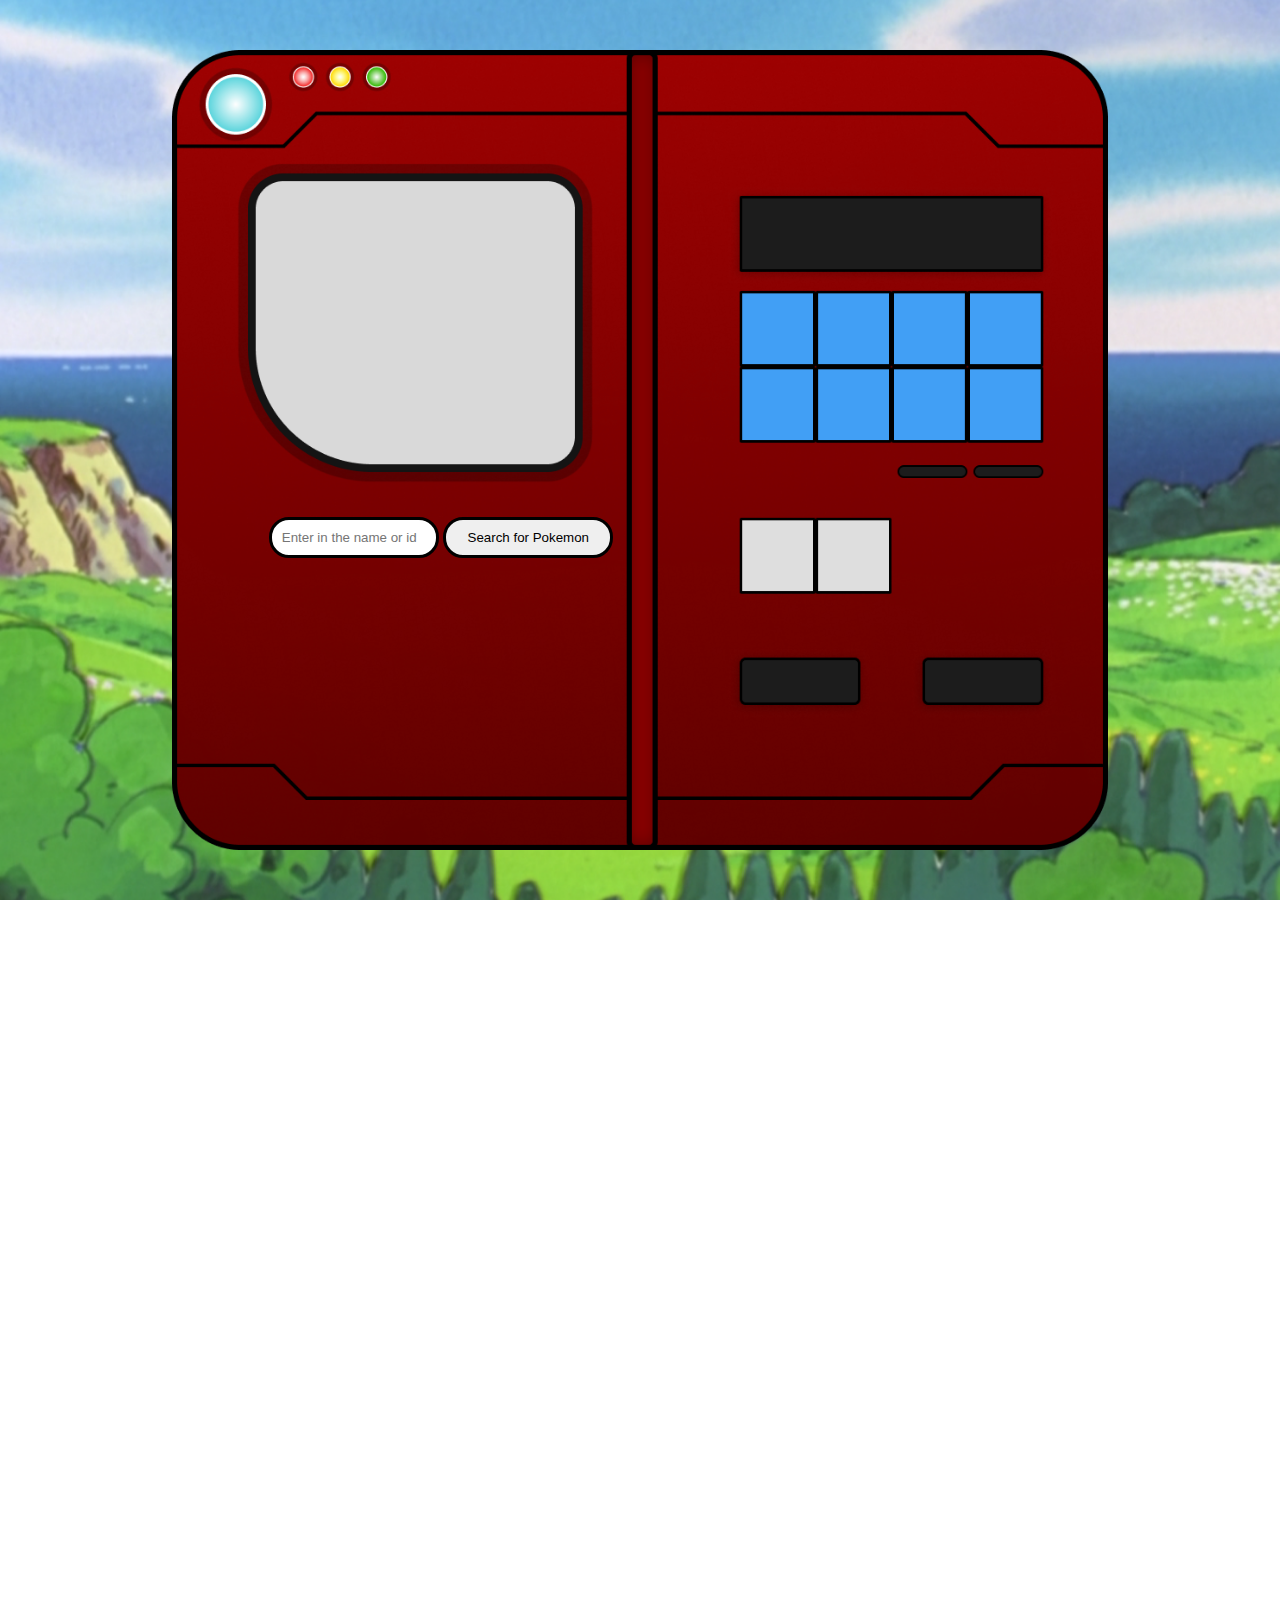
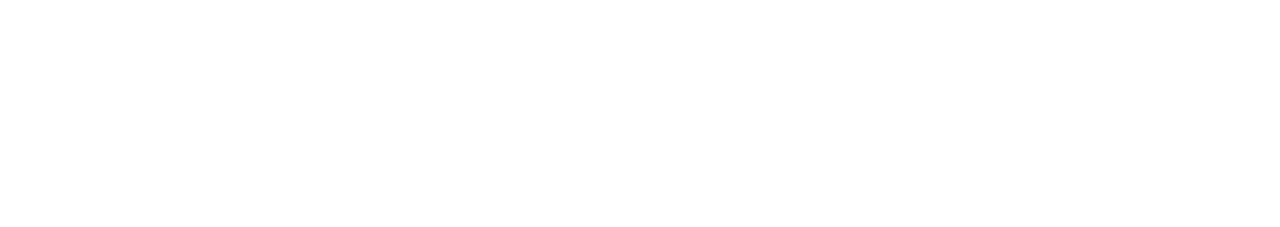
<file: index.html>
<!DOCTYPE html>
<html lang="en">
  <head>
    <meta charset="UTF-8" />
    <meta http-equiv="X-UA-Compatible" content="IE=edge" />
    <meta name="viewport" content="width=device-width, initial-scale=1.0" />
    <title>Pokedex by Brandon Haupt</title>

    <link rel="stylesheet" href="./css/pokedex.css" />

    <script src="./js/pokedex.js" defer></script>

    <!-- jQuery -->
    <script
      src="https://code.jquery.com/jquery-3.6.1.js"
      integrity="sha256-3zlB5s2uwoUzrXK3BT7AX3FyvojsraNFxCc2vC/7pNI="
      crossorigin="anonymous"
    ></script>
  </head>
  <body>
    <main class="container"></main>
    <div id="pokedex">
      <img class="pokedex-large" src="./img/Pokedex-img.png" alt="A custom made pokedex large" />
      <img class="pokedex-small" src="./img/Pokedex-mobile.png" alt="A custom made pokedex small" />

      <!-- <div id="arrows">
        <img class="arrowUp" src="./img/ArrowUp.png" alt="Custom arrow png for pokedex" />
        <img class="arrowDown" src="./img/ArrowDown.png" alt="Custom arrow png for pokedex" />
      </div> -->
    </div>
    <form>
      <input
        id="textField"
        type="text"
        placeholder="Enter in the name or id"
      />
      <input id="submit" type="submit" value="Search for Pokemon" />
    </form>

    
  </body>
</html>
</file>
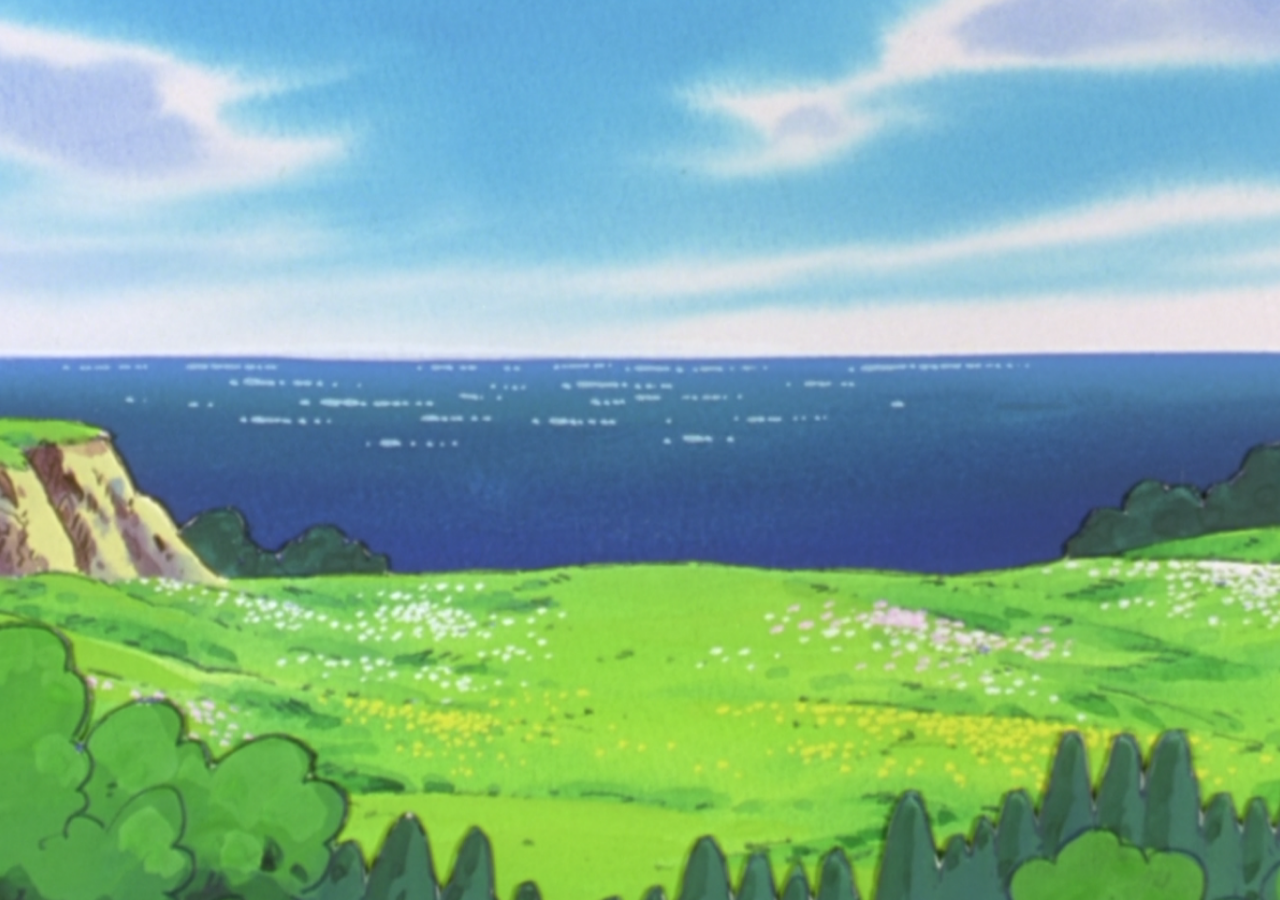
<file: pokedex.html>
<!DOCTYPE html>
<html lang="en">
<head>
    <meta charset="UTF-8">
    <meta http-equiv="X-UA-Compatible" content="IE=edge">
    <meta name="viewport" content="width=device-width, initial-scale=1.0">
    <title>Pokedex by Brandon Haupt</title>

    <link rel="stylesheet" href="./css/pokedex.css">

    <script src="./js/pokedex.js" defer></script>

    <!-- jQuery -->
    <script src="https://code.jquery.com/jquery-3.6.1.js" integrity="sha256-3zlB5s2uwoUzrXK3BT7AX3FyvojsraNFxCc2vC/7pNI=" crossorigin="anonymous"></script>
</head>
<body>
    <main class="container">
        <div id="pokedex"></div>
    </main>
</body>
</html>
</file>
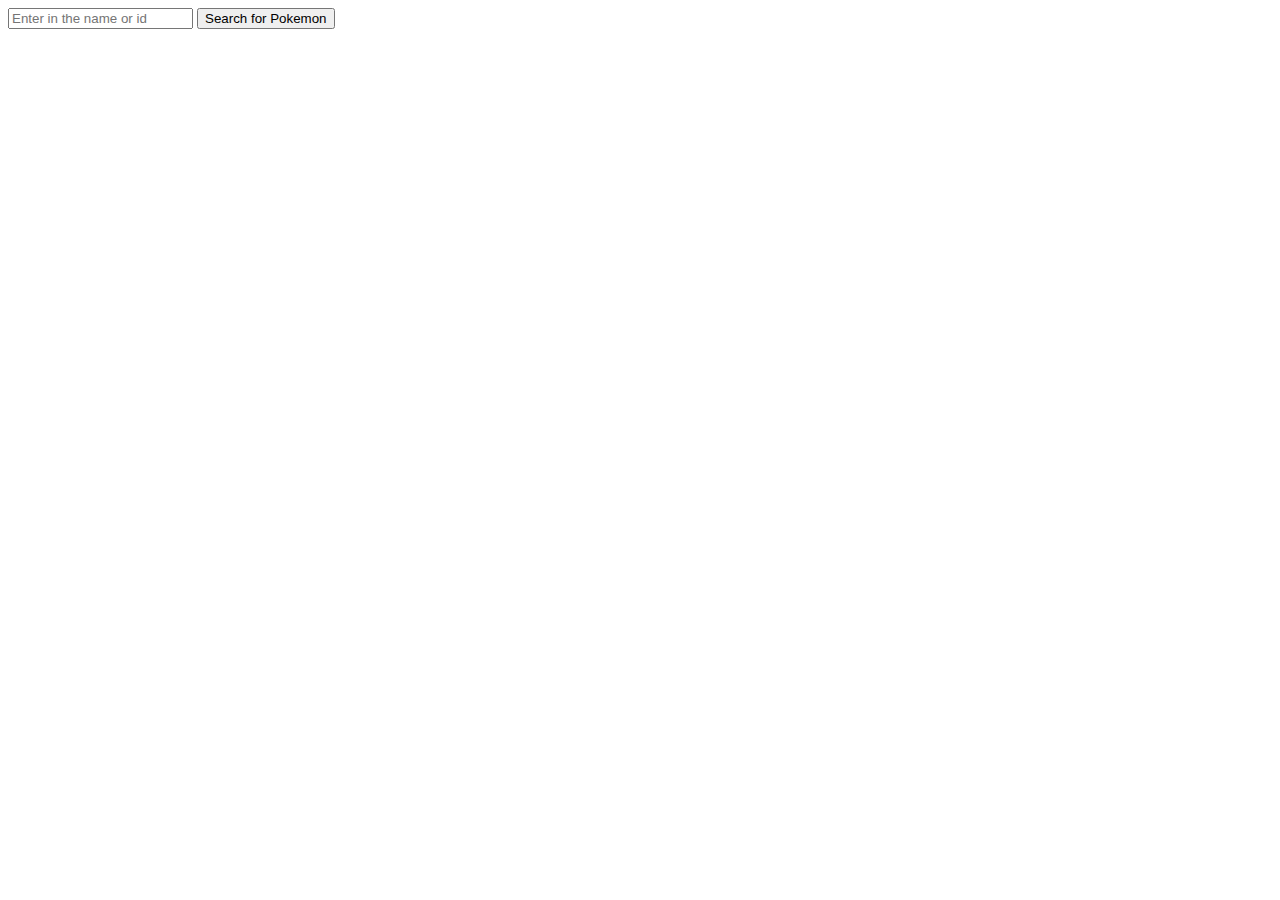
<file: test.html>
<!DOCTYPE html>
<html lang="en">
  <head>
    <meta charset="UTF-8" />
    <meta http-equiv="X-UA-Compatible" content="IE=edge" />
    <meta name="viewport" content="width=device-width, initial-scale=1.0" />
    <title>Pokedex by Brandon Haupt</title>

    <!-- <link rel="stylesheet" href="./css/pokedex.css" /> -->

    <!-- <script src="./js/pokedex.js" defer></script> -->
    <script src="./js/testing.js" defer></script>

    <!-- jQuery -->
    <script
      src="https://code.jquery.com/jquery-3.6.1.js"
      integrity="sha256-3zlB5s2uwoUzrXK3BT7AX3FyvojsraNFxCc2vC/7pNI="
      crossorigin="anonymous"
    ></script>
  </head>
  <body>
    <main class="container"></main>
    <div id="pokedex">
      <!-- <img class="pokedex-large" src="./img/Pokedex-img.png" alt="A custom made pokedex large" />
      <img class="pokedex-small" src="./img/Pokedex-mobile.png" alt="A custom made pokedex small" /> -->

      <div id="arrows">
        <!-- <img class="arrowUp" src="./img/ArrowUp.png" alt="Custom arrow png for pokedex" />
        <img class="arrowDown" src="./img/ArrowDown.png" alt="Custom arrow png for pokedex" /> -->
      </div>
    </div>
    <form>
      <input
        id="textField"
        type="text"
        placeholder="Enter in the name or id"
      />
      <input id="submit" type="submit" value="Search for Pokemon" />
    </form>

    
  </body>
</html>
</file>
<file: css/pokedex.css>
* {
    font-family: Arial, Helvetica, sans-serif;
    box-sizing: border-box;
    padding: 0;
    margin: 0;
}

body {
    height: 100vh;
    width: 100vw;
    background-image: url("../img/PokemonBackground.png");
    background-repeat: no-repeat;
    background-size: 100% 100%;
    object-fit: cover;
    overflow: hidden;
}

form {
    position: absolute;
    left: 27.5%;
    bottom: 38%;
}

#pokedex {
    display: grid;
    justify-content: center;
    align-items: center;
}

.pokedex-large {
    height: 100vh;
    padding: 50px;
}

.pokedex-small {
    opacity: 0;
}

#pokeImgContainer {
    /* background-color: purple; */
    border-radius: 10px;
    height: 300px;
    width: 300px;
    position: absolute;
    z-index: 10;
    top: 19%;
    left: 30%;
}

#pokemonImg {
   height: 100%;
}

.pokemonInfo {
    /* background-color: purple; */
    position: absolute;
    display: flex;
    flex-wrap: wrap;
    z-index: 10;
    top: 22%;
    right: 25.5%;
    font-size: 1.2rem;
    width: 350px;
    color: white;
}

.pokemonInfo p {
    padding: 3px 0;
    margin: 5px 35px 5px 0px;
}

#textField, #submit {
    z-index: 8;
    padding: 10px;
    border-radius: 20px;
    width: 190px;
    border: 3px solid black;
}

#submit {
    cursor: pointer;
}

#submit:hover {
    color: white;
    background-color: black;
}

.arrowUp {
    /* background-color: purple; */
    position: absolute;
    bottom: 27.9%;
    left: 35%;
    cursor: pointer;
}

.arrowDown {
    /* background-color: purple; */
    position: absolute;
    bottom: 16%;
    left: 35%;
    cursor: pointer;
}

/* ----------- width 300px to 500px-------------- */
@media only screen and (min-width: 300px) and (max-width: 500px){
    body {
        height: 100%;
        width: 100%;
        background-size: 100vh 100%;
        object-fit: cover;
        overflow: hidden;
    }
    
    #pokedex {
        z-index: 0;
    }

    .pokedex-large {
        opacity: 0;
    }

    .pokedex-small {
        opacity: 1;
        height: 100vh;
        width: 100%;
        object-fit: contain;
        position: absolute;
        top: 0;
        padding: 30px;
    }

    #pokeImgContainer {
        top: 28%;
        left: 38%;
        border: none;
    }

    #pokemonImg {
        width: 110px;
        height: 110px;
    }

    .pokemonInfo {
        top: 41%;
        left: 28%;
        font-size: .9rem;
        color: black;
        width: 250px;
    }

    .pokemonInfo p {
        margin: 5px 15px 5px 0px;
    }

    form {
        bottom: 38%;
        left: 30%;
    }

    /* .arrowUp {
        bottom: 31%;
        left: 45%;
    }
    
    .arrowDown {
        bottom: 24%;
        left: 45%;
    }

    .arrowDown, .arrowUp {
        height: 50px;
    } */
}

/* ----------- width 500px to 700px-------------- */
@media only screen and (min-width: 500px) and (max-width: 700px){
    #pokedex {
        z-index: 0;
    }

    .pokedex-large {
        opacity: 0;
    }

    .pokedex-small {
        opacity: 1;
        height: 100vh;
        width: 100%;
        object-fit: contain;
        position: absolute;
        top: 0;
        padding: 30px;
    }

    #pokeImgContainer {
        top: 18%;
        left: 25%;
        border: none;
    }

    #pokemonImg {
        width: 300px;
        height: 300px;
    }

    .pokemonInfo {
        top: 74%;
        left: 25%;
        font-size: 1.1rem;
    }

    form {
        display: flex;
        flex-direction: column;
        bottom: 31%;
        left: 27%;
    }

    #textField, #submit {
        width: 300px;
        margin: 5px 0px;
    }

    .arrowUp {
        bottom: 27.9%;
        left: 45%;
    }
    
    .arrowDown {
        bottom: 16%;
        left: 45%;
    }
}

/* ----------- width 700px to 900px-------------- */
@media only screen and (min-width: 700px) and (max-width: 900px){
    #pokedex {
        z-index: 0;
    }

    .pokedex-large {
        opacity: 0;
    }

    .pokedex-small {
        opacity: 1;
        height: 100vh;
        width: 100%;
        object-fit: contain;
        position: absolute;
        top: 0;
        padding: 30px;
    }
    #pokeImgContainer {
        top: 18%;
        left: 31%;
        border: none;
    }

    #pokemonImg {
        width: 300px;
        height: 300px;
    }

    .pokemonInfo {
        top: 74%;
        left: 32%;
        font-size: 1.1rem;
    }

    form {
        display: flex;
        flex-direction: column;
        bottom: 33%;
        left: 32%;
    }

    #textField, #submit {
        width: 300px;
        margin: 5px 0px;
    }

    .arrowUp {
        bottom: 27.9%;
        left: 45%;
    }
    
    .arrowDown {
        bottom: 16%;
        left: 45%;
    }
}

/* ----------- width 900px to 1000px-------------- */
@media only screen and (min-width: 900px) and (max-width: 1000px){
    #pokedex {
        z-index: 0;
    }

    .pokedex-large {
        opacity: 0;
    }

    .pokedex-small {
        opacity: 1;
        height: 100vh;
        width: 100%;
        object-fit: contain;
        position: absolute;
        top: 0;
        padding: 30px;
    }

    #pokeImgContainer {
        top: 18%;
        left: 34%;
        border: none;
    }

    #pokemonImg {
        width: 300px;
        height: 300px;
    }

    .pokemonInfo {
        top: 74%;
        left: 35%;
        font-size: 1.1rem;
    }

    form {
        display: flex;
        flex-direction: column;
        bottom: 33%;
        left: 35%;
    }

    #textField, #submit {
        width: 300px;
        margin: 5px 0px;
    }

    /* .arrowUp {
        bottom: 27.9%;
        left: 45%;
    }
    
    .arrowDown {
        bottom: 16%;
        left: 45%;
    } */
}

/* ----------- width 1001px to 1200px-------------- */
@media only screen and (min-width: 1001px) and (max-width: 1200px){
    
    #pokedex {
        z-index: 0;
    }

    .pokedex-large {
        opacity: 0;
    }

    .pokedex-small {
        opacity: 1;
        height: 100vh;
        width: 100%;
        object-fit: contain;
        position: absolute;
        top: 0;
        padding: 30px;
    }

    #pokeImgContainer {
        top: 18%;
        left: 41%;
        border: none;
    }

    #pokemonImg {
        width: 200px;
        height: 200px;
    }

    #textField, #submit {
        width: 170px;
    }

    .pokemonInfo {
        top: 39%;
        left: 40%;
        font-size: 1.1rem;
        color: black;
    }

    form {
        left: 34%;
        bottom: 38%;
    }

    .arrowUp {
        bottom: 27.9%;
        left: 46%;
    }
    
    .arrowDown {
        bottom: 16%;
        left: 46%;
    }
    
}

/* ----------- width 1200px to 1400px-------------- */
@media only screen and (min-width: 1200px) and (max-width: 1400px){

    #pokedex{
        height: 300px;
    }

    #pokeImgContainer {
        top: 19%;
        left: 23%;
    }

    #textField, #submit {
        width: 170px;
    }

    .pokemonInfo {
        top: 22%;
        right: 16.5%;
    }

    form {
        left: 21%;
        bottom: 38%;
    }

    .arrowUp {
        bottom: 27.9%;
        left: 31%;
    }
    
    .arrowDown {
        bottom: 16%;
        left: 31%;
    }
    
}

/* ----------- width 1400px to 1600px-------------- */
@media only screen and (min-width: 1500px) and (max-width: 1600px){

    #pokedex{
        height: 300px;
    }

    #pokeImgContainer {
        top: 18%;
        left: 27%;
    }


    .pokemonInfo {
        top: 22%;
        right: 21%;
    }


    form {
        left: 24%;
        bottom: 38%;
    }

    #textField, #submit {
       width: 170px;
    }

    .arrowUp {
        bottom: 27.9%;
        left: 32.5%;
    }
    
    .arrowDown {
        bottom: 16%;
        left: 32.5%;
    }

}

/* ----------- width 1600px to 1800px-------------- */
@media only screen and (min-width: 1700px) and (max-width: 1800px){

    #pokedex{
        height: 300px;
    }

    #pokeImgContainer {
        top: 19%;
        left: 29%;
        border: none;
    }

    .pokemonInfo {
        top: 22%;
        right: 23.5%;
    }

    form {
        left: 28%;
        bottom: 38%;
    }

    #textField, #submit {
       width: 170px;
    }

    .arrowUp {
        bottom: 28%;
        left: 35%;
    }
    
    .arrowDown {
        bottom: 16%;
        left: 35%;
    }

}
</file>
